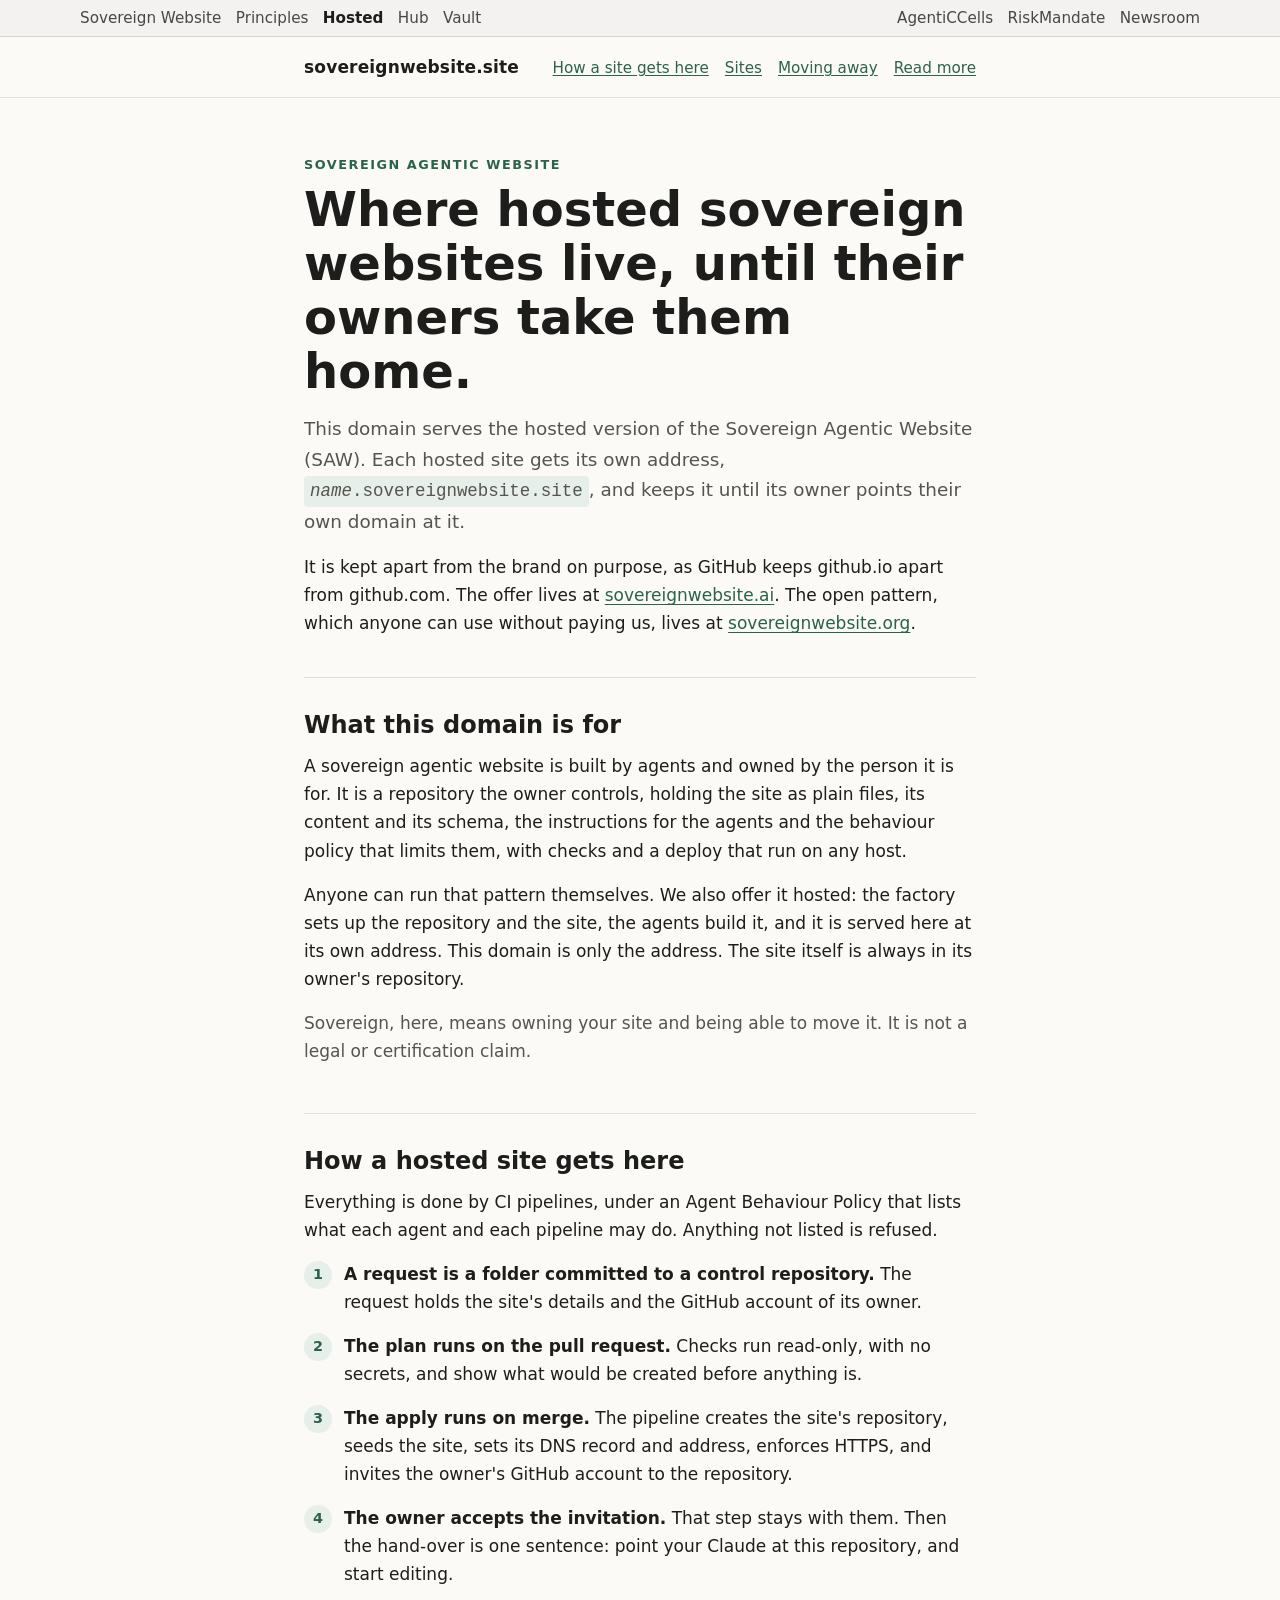
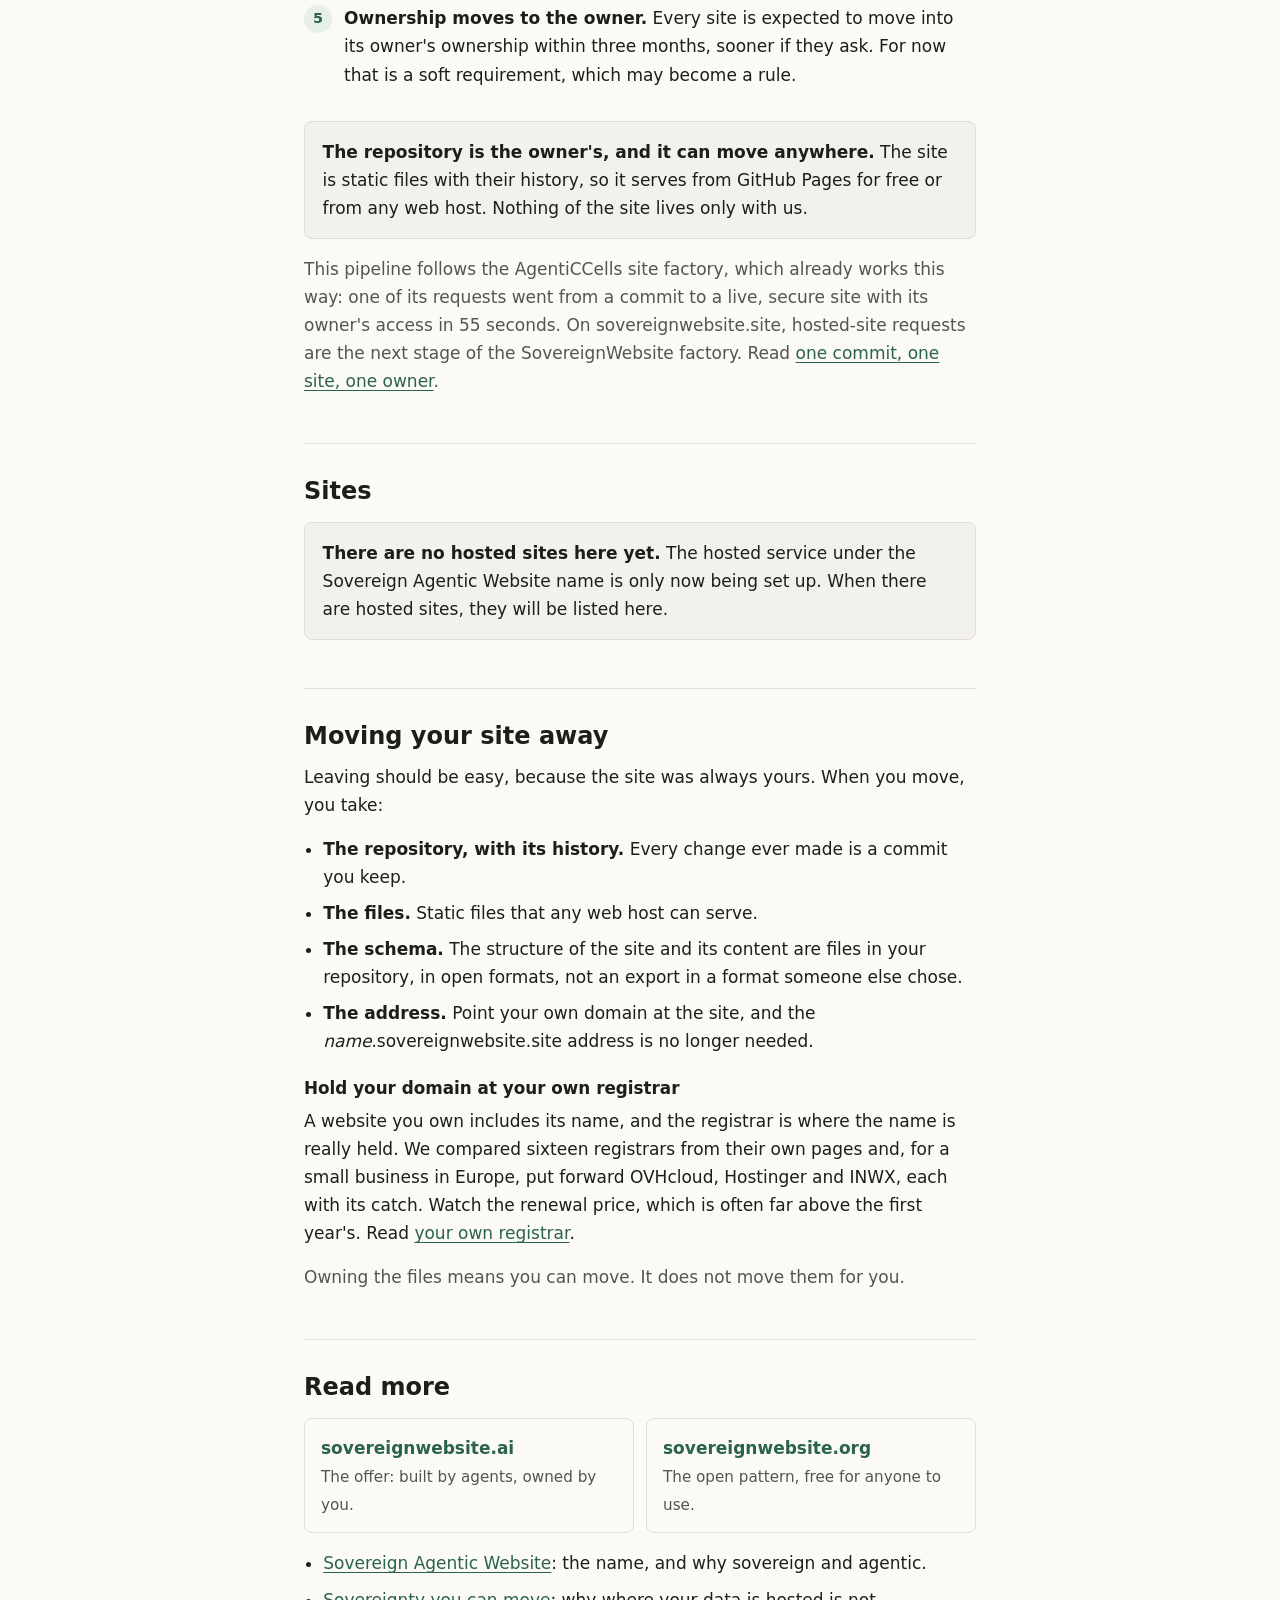
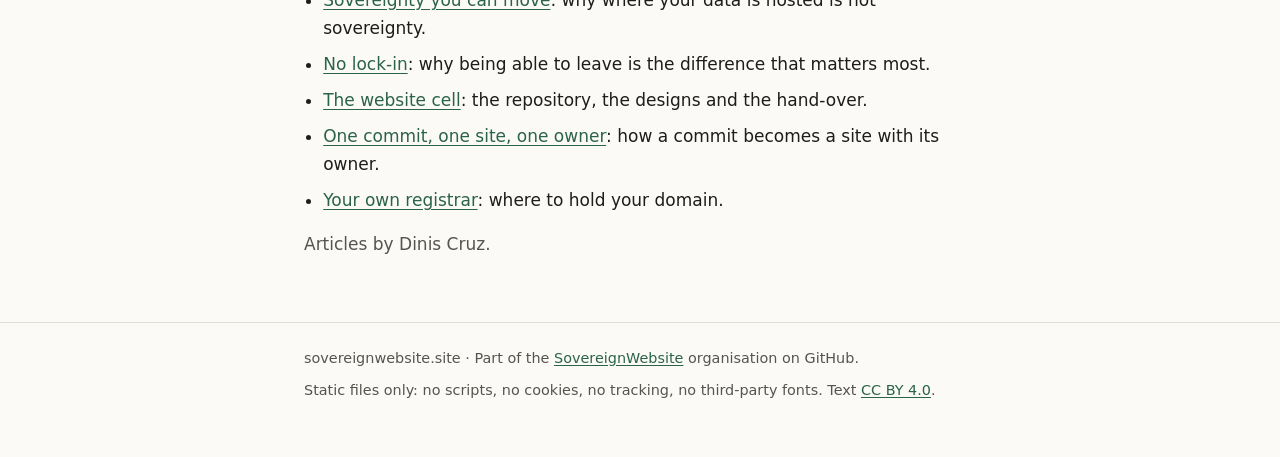
<file: site/index.html>
<!doctype html>
<html lang="en-GB">
<head>
<meta charset="utf-8">
<meta name="viewport" content="width=device-width, initial-scale=1">
<title>Sovereign Website hosting</title>
<meta name="description" content="sovereignwebsite.site is where hosted Sovereign Agentic Websites are served, each at its own address, until their owners point their own domain at them.">
<meta name="color-scheme" content="light dark">
<link rel="stylesheet" href="style.css">
</head>
<body>
<a class="skip" href="#main">Skip to content</a>
<nav class="family" aria-label="The Sovereign Website family">
  <ul>
    <li><a href="https://sovereignwebsite.ai/">Sovereign Website</a></li>
    <li><a href="https://sovereignwebsite.org/">Principles</a></li>
    <li><a href="https://sovereignwebsite.site/" aria-current="true">Hosted</a></li>
    <li><a href="https://hub.sovereignwebsite.site/">Hub</a></li>
    <li><a href="https://vault.sovereignwebsite.site/">Vault</a></li>
    <li class="family-sep"><a href="https://agenticcells.ai/">AgentiCCells</a></li>
    <li><a href="https://riskmandate.ai/">RiskMandate</a></li>
    <li><a href="https://newsroom.sgit.ai/">Newsroom</a></li>
  </ul>
</nav>

<header class="site">
  <div class="wrap">
    <a class="brand" href="./">sovereignwebsite.site</a>
    <nav aria-label="On this page">
      <ul>
        <li><a href="#how">How a site gets here</a></li>
        <li><a href="#sites">Sites</a></li>
        <li><a href="#moving">Moving away</a></li>
        <li><a href="#more">Read more</a></li>
      </ul>
    </nav>
  </div>
</header>

<main id="main">
  <div class="wrap">

    <div class="hero">
      <p class="mark">Sovereign Agentic Website</p>
      <h1>Where hosted sovereign websites live, until their owners take them home.</h1>
      <p class="lede">This domain serves the hosted version of the Sovereign Agentic Website (SAW). Each hosted site gets its own address, <span class="address"><em>name</em>.sovereignwebsite.site</span>, and keeps it until its owner points their own domain at it.</p>
      <p>It is kept apart from the brand on purpose, as GitHub keeps github.io apart from github.com. The offer lives at <a href="https://sovereignwebsite.ai">sovereignwebsite.ai</a>. The open pattern, which anyone can use without paying us, lives at <a href="https://sovereignwebsite.org">sovereignwebsite.org</a>.</p>
    </div>

    <section id="what" aria-labelledby="what-h">
      <h2 id="what-h">What this domain is for</h2>
      <p>A sovereign agentic website is built by agents and owned by the person it is for. It is a repository the owner controls, holding the site as plain files, its content and its schema, the instructions for the agents and the behaviour policy that limits them, with checks and a deploy that run on any host.</p>
      <p>Anyone can run that pattern themselves. We also offer it hosted: the factory sets up the repository and the site, the agents build it, and it is served here at its own address. This domain is only the address. The site itself is always in its owner's repository.</p>
      <p class="muted">Sovereign, here, means owning your site and being able to move it. It is not a legal or certification claim.</p>
    </section>

    <section id="how" aria-labelledby="how-h">
      <h2 id="how-h">How a hosted site gets here</h2>
      <p>Everything is done by CI pipelines, under an Agent Behaviour Policy that lists what each agent and each pipeline may do. Anything not listed is refused.</p>
      <ol class="steps">
        <li><strong>A request is a folder committed to a control repository.</strong> The request holds the site's details and the GitHub account of its owner.</li>
        <li><strong>The plan runs on the pull request.</strong> Checks run read-only, with no secrets, and show what would be created before anything is.</li>
        <li><strong>The apply runs on merge.</strong> The pipeline creates the site's repository, seeds the site, sets its DNS record and address, enforces HTTPS, and invites the owner's GitHub account to the repository.</li>
        <li><strong>The owner accepts the invitation.</strong> That step stays with them. Then the hand-over is one sentence: point your Claude at this repository, and start editing.</li>
        <li><strong>Ownership moves to the owner.</strong> Every site is expected to move into its owner's ownership within three months, sooner if they ask. For now that is a soft requirement, which may become a rule.</li>
      </ol>
      <div class="panel">
        <p><strong>The repository is the owner's, and it can move anywhere.</strong> The site is static files with their history, so it serves from GitHub Pages for free or from any web host. Nothing of the site lives only with us.</p>
      </div>
      <p class="muted">This pipeline follows the AgentiCCells site factory, which already works this way: one of its requests went from a commit to a live, secure site with its owner's access in 55 seconds. On sovereignwebsite.site, hosted-site requests are the next stage of the SovereignWebsite factory. Read <a href="https://newsroom.sgit.ai/articles/one-commit-one-site-one-owner.html">one commit, one site, one owner</a>.</p>
    </section>

    <section id="sites" aria-labelledby="sites-h">
      <h2 id="sites-h">Sites</h2>
      <div class="panel">
        <p><strong>There are no hosted sites here yet.</strong> The hosted service under the Sovereign Agentic Website name is only now being set up. When there are hosted sites, they will be listed here.</p>
      </div>
    </section>

    <section id="moving" aria-labelledby="moving-h">
      <h2 id="moving-h">Moving your site away</h2>
      <p>Leaving should be easy, because the site was always yours. When you move, you take:</p>
      <ul class="plain">
        <li><strong>The repository, with its history.</strong> Every change ever made is a commit you keep.</li>
        <li><strong>The files.</strong> Static files that any web host can serve.</li>
        <li><strong>The schema.</strong> The structure of the site and its content are files in your repository, in open formats, not an export in a format someone else chose.</li>
        <li><strong>The address.</strong> Point your own domain at the site, and the <em>name</em>.sovereignwebsite.site address is no longer needed.</li>
      </ul>
      <h3>Hold your domain at your own registrar</h3>
      <p>A website you own includes its name, and the registrar is where the name is really held. We compared sixteen registrars from their own pages and, for a small business in Europe, put forward OVHcloud, Hostinger and INWX, each with its catch. Watch the renewal price, which is often far above the first year's. Read <a href="https://newsroom.sgit.ai/articles/your-own-registrar.html">your own registrar</a>.</p>
      <p class="muted">Owning the files means you can move. It does not move them for you.</p>
    </section>

    <section id="more" aria-labelledby="more-h">
      <h2 id="more-h">Read more</h2>
      <div class="links">
        <a href="https://sovereignwebsite.ai"><strong>sovereignwebsite.ai</strong><span>The offer: built by agents, owned by you.</span></a>
        <a href="https://sovereignwebsite.org"><strong>sovereignwebsite.org</strong><span>The open pattern, free for anyone to use.</span></a>
      </div>
      <ul class="plain">
        <li><a href="https://newsroom.sgit.ai/articles/sovereign-agentic-website.html">Sovereign Agentic Website</a>: the name, and why sovereign and agentic.</li>
        <li><a href="https://newsroom.sgit.ai/articles/sovereignty-you-can-move.html">Sovereignty you can move</a>: why where your data is hosted is not sovereignty.</li>
        <li><a href="https://newsroom.sgit.ai/articles/no-lock-in.html">No lock-in</a>: why being able to leave is the difference that matters most.</li>
        <li><a href="https://newsroom.sgit.ai/articles/the-website-cell.html">The website cell</a>: the repository, the designs and the hand-over.</li>
        <li><a href="https://newsroom.sgit.ai/articles/one-commit-one-site-one-owner.html">One commit, one site, one owner</a>: how a commit becomes a site with its owner.</li>
        <li><a href="https://newsroom.sgit.ai/articles/your-own-registrar.html">Your own registrar</a>: where to hold your domain.</li>
      </ul>
      <p class="muted">Articles by Dinis Cruz.</p>
    </section>

  </div>
</main>

<footer class="site">
  <div class="wrap">
    <p>sovereignwebsite.site · Part of the <a href="https://github.com/SovereignWebsite">SovereignWebsite</a> organisation on GitHub.</p>
    <p>Static files only: no scripts, no cookies, no tracking, no third-party fonts. Text <a href="https://creativecommons.org/licenses/by/4.0/">CC BY 4.0</a>.</p>
  </div>
</footer>
</body>
</html>
</file>
<file: site/style.css>
:root {
  --bg: #fbfaf7;
  --fg: #1d1d1b;
  --muted: #55544f;
  --accent: #2b6349;
  --accent-soft: #e6efe9;
  --line: #e1ded4;
  --panel: #f3f1eb;
  color-scheme: light dark;
}

@media (prefers-color-scheme: dark) {
  :root {
    --bg: #141513;
    --fg: #ecebe6;
    --muted: #b0aea6;
    --accent: #86c9a6;
    --accent-soft: #1d2a23;
    --line: #2e2f2b;
    --panel: #1b1c1a;
  }
}

* { box-sizing: border-box; }

html { -webkit-text-size-adjust: 100%; }

body {
  margin: 0;
  background: var(--bg);
  color: var(--fg);
  font: 1.0625rem/1.65 system-ui, -apple-system, "Segoe UI", Roboto, sans-serif;
  overflow-wrap: break-word;
}

a { color: var(--accent); text-underline-offset: 0.15em; }
a:hover { text-decoration-thickness: 2px; }
a:focus-visible, .skip:focus { outline: 3px solid var(--accent); outline-offset: 2px; border-radius: 2px; }

.skip {
  position: absolute;
  left: -999px;
  top: 0.5rem;
  background: var(--bg);
  padding: 0.5rem 0.75rem;
}
.skip:focus { left: 1rem; }

.wrap { max-width: 44rem; margin: 0 auto; padding: 0 1rem; }

header.site { border-bottom: 1px solid var(--line); }
header.site .wrap {
  display: flex;
  flex-wrap: wrap;
  align-items: baseline;
  justify-content: space-between;
  gap: 0.25rem 1.25rem;
  padding-top: 1rem;
  padding-bottom: 1rem;
}
.brand {
  font-weight: 650;
  letter-spacing: 0.01em;
  color: var(--fg);
  text-decoration: none;
}
nav ul { list-style: none; margin: 0; padding: 0; display: flex; flex-wrap: wrap; gap: 0.25rem 1rem; font-size: 0.95rem; }

.hero { padding: 3.5rem 0 1.5rem; }
.mark {
  font-size: 0.8rem;
  letter-spacing: 0.12em;
  text-transform: uppercase;
  color: var(--accent);
  font-weight: 650;
  margin: 0;
}
h1 { font-size: clamp(2rem, 7vw, 3rem); line-height: 1.12; margin: 0.5rem 0 1rem; }
.lede { font-size: 1.15rem; color: var(--muted); margin: 0 0 1rem; }
.address {
  display: inline-block;
  font-family: ui-monospace, SFMono-Regular, Menlo, Consolas, monospace;
  font-size: 0.95em;
  background: var(--accent-soft);
  padding: 0.05em 0.35em;
  border-radius: 4px;
}

section { padding: 2rem 0; border-top: 1px solid var(--line); }
h2 { font-size: 1.5rem; line-height: 1.25; margin: 0 0 0.75rem; }
h3 { font-size: 1.05rem; margin: 1.25rem 0 0.25rem; }
p { margin: 0 0 1rem; }
.muted { color: var(--muted); }

ol.steps { list-style: none; counter-reset: step; margin: 1rem 0; padding: 0; }
ol.steps li {
  counter-increment: step;
  position: relative;
  padding: 0 0 1rem 2.5rem;
}
ol.steps li::before {
  content: counter(step);
  position: absolute;
  left: 0;
  top: 0.05rem;
  width: 1.75rem;
  height: 1.75rem;
  border-radius: 50%;
  background: var(--accent-soft);
  color: var(--accent);
  font-weight: 700;
  font-size: 0.9rem;
  display: flex;
  align-items: center;
  justify-content: center;
}

ul.plain { padding-left: 1.2rem; margin: 0 0 1rem; }
ul.plain li { margin-bottom: 0.5rem; }

.panel {
  background: var(--panel);
  border: 1px solid var(--line);
  border-radius: 8px;
  padding: 1rem 1.1rem;
  margin: 1rem 0;
}
.panel p:last-child { margin-bottom: 0; }

.links { display: grid; gap: 0.75rem; grid-template-columns: repeat(auto-fit, minmax(14rem, 1fr)); margin: 1rem 0; }
.links a {
  display: block;
  border: 1px solid var(--line);
  border-radius: 8px;
  padding: 0.9rem 1rem;
  text-decoration: none;
  color: var(--fg);
}
.links a:hover { border-color: var(--accent); }
.links strong { display: block; color: var(--accent); }
.links span { color: var(--muted); font-size: 0.95rem; }

footer.site { border-top: 1px solid var(--line); margin-top: 1rem; padding: 1.5rem 0 3rem; font-size: 0.9rem; color: var(--muted); }
footer.site p { margin: 0 0 0.5rem; }

@media (prefers-reduced-motion: no-preference) {
  html { scroll-behavior: smooth; }
}

/* The Sovereign Website family bar: the same on every site in the family. */
.family{font-size:.8rem;border-bottom:1px solid rgba(127,127,127,.25);background:rgba(127,127,127,.06)}
.family ul{list-style:none;margin:0 auto;padding:.35rem 1rem;display:flex;flex-wrap:wrap;gap:.25rem .9rem;max-width:72rem}
.family a{color:inherit;opacity:.8;text-decoration:none}
.family a:hover,.family a:focus-visible{opacity:1;text-decoration:underline}
.family a[aria-current="true"]{opacity:1;font-weight:600}
.family .family-sep{margin-left:auto}
@media (max-width:40rem){.family .family-sep{margin-left:0}}
</file>
